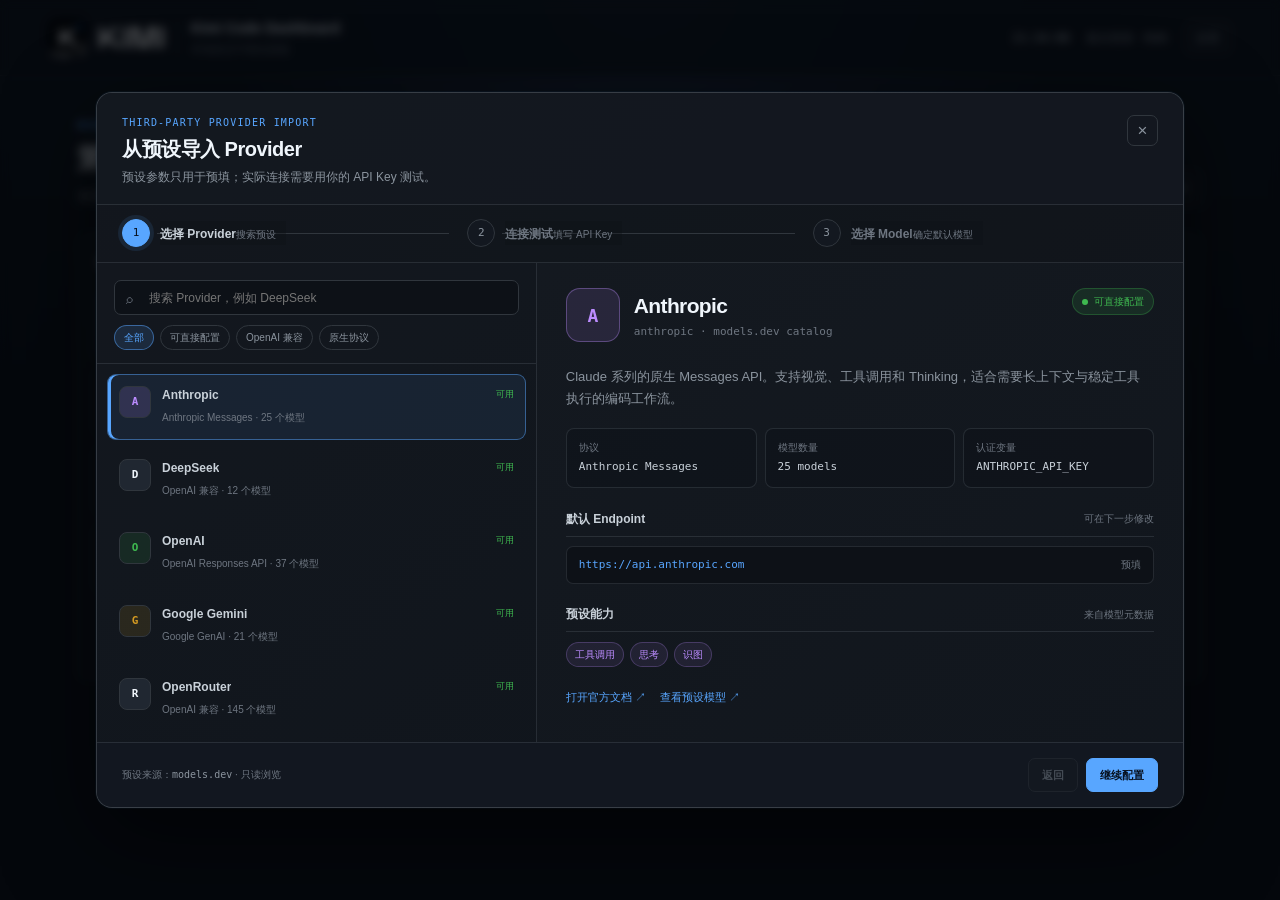
<file: docs/provider-import-wizard.html>
<!DOCTYPE html>
<html lang="zh-CN">
<head>
    <meta charset="UTF-8">
    <meta name="viewport" content="width=device-width, initial-scale=1.0">
    <title>Provider 导入向导 · Kimi Code Dashboard 概念图</title>
    <style>
        :root {
            --bg: #0d1117;
            --bg-deep: #090c11;
            --surface: #161b22;
            --surface-2: #131820;
            --surface-3: #1c2128;
            --border: #30363d;
            --border-soft: rgba(139, 148, 158, 0.18);
            --text: #c9d1d9;
            --text-strong: #f0f6fc;
            --muted: #8b949e;
            --faint: #6e7681;
            --accent: #58a6ff;
            --accent-soft: rgba(88,166,255,0.14);
            --purple: #bc8cff;
            --success: #3fb950;
            --success-soft: rgba(63,185,80,0.13);
            --warning: #d29922;
            --warning-soft: rgba(210,153,34,0.13);
            --danger: #f85149;
            --sans: -apple-system, BlinkMacSystemFont, "Segoe UI Variable", "Segoe UI", Roboto, "PingFang SC", "Microsoft YaHei UI", "Microsoft YaHei", sans-serif;
            --mono: "SF Mono", "Cascadia Code", "JetBrains Mono", Consolas, monospace;
        }

        * { box-sizing: border-box; }
        html, body { min-height: 100%; }
        body {
            margin: 0;
            color: var(--text);
            background: var(--bg);
            font-family: var(--sans);
            line-height: 1.5;
            -webkit-font-smoothing: antialiased;
        }
        button, input, select { font: inherit; }
        button { color: inherit; }

        .dashboard-shell {
            min-height: 100vh;
            background:
                radial-gradient(ellipse at 50% -12%, rgba(42, 70, 113, 0.48) 0%, rgba(13,17,23,0) 46%),
                linear-gradient(180deg, #111820 0%, var(--bg) 42%);
        }
        .topbar {
            height: 76px;
            padding: 0 48px;
            border-bottom: 1px solid rgba(139,148,158,0.14);
            background: rgba(16, 21, 28, 0.78);
            display: flex;
            align-items: center;
            justify-content: space-between;
        }
        .brand { display: flex; align-items: center; gap: 13px; }
        .brand img { width: 116px; height: auto; object-fit: contain; }
        .brand-copy { border-left: 1px solid var(--border); padding-left: 13px; }
        .brand-copy strong { display: block; color: var(--text-strong); font-size: 14px; letter-spacing: 0.01em; }
        .brand-copy span { display: block; margin-top: 2px; color: var(--faint); font-size: 11px; }
        .top-actions { display: flex; align-items: center; gap: 16px; color: var(--muted); font-size: 12px; }
        .fake-clock { color: var(--text); font-family: var(--mono); font-size: 12px; }
        .top-button { border: 1px solid var(--border); border-radius: 7px; background: var(--surface); padding: 7px 11px; color: var(--muted); }

        .dashboard-content { max-width: 1190px; margin: 0 auto; padding: 42px 32px 80px; }
        .page-heading { display: flex; align-items: flex-end; justify-content: space-between; margin-bottom: 25px; }
        .eyebrow { color: var(--accent); text-transform: uppercase; letter-spacing: 0.14em; font-size: 10px; font-weight: 700; }
        .page-heading h1 { margin: 5px 0 0; color: var(--text-strong); font-size: 28px; letter-spacing: -0.03em; }
        .page-heading p { margin: 7px 0 0; color: var(--muted); font-size: 13px; }
        .background-action { border: 1px solid var(--border); border-radius: 7px; padding: 9px 13px; background: var(--surface); color: var(--muted); font-size: 12px; }

        .config-grid { display: grid; grid-template-columns: minmax(0, 0.92fr) minmax(0, 1.08fr); gap: 18px; }
        .background-card { min-height: 450px; padding: 19px; border: 1px solid var(--border-soft); border-radius: 12px; background: rgba(22,27,34,0.72); box-shadow: 0 16px 42px rgba(0,0,0,0.16); }
        .background-card h2 { display: flex; align-items: center; justify-content: space-between; margin: 0 0 17px; color: var(--text-strong); font-size: 14px; }
        .count { color: var(--faint); font-family: var(--mono); font-size: 11px; font-weight: 400; }
        .provider-background-row, .model-background-row { border: 1px solid var(--border-soft); border-radius: 9px; background: rgba(28,33,40,0.66); padding: 13px; margin-bottom: 9px; }
        .provider-background-row.active { border-color: rgba(88,166,255,0.45); background: rgba(88,166,255,0.06); }
        .row-top { display: flex; align-items: center; justify-content: space-between; gap: 10px; }
        .row-name { color: var(--text); font-weight: 650; font-size: 13px; }
        .row-meta { margin-top: 5px; color: var(--faint); font-family: var(--mono); font-size: 10px; word-break: break-all; }
        .mini-badge { display: inline-flex; align-items: center; border: 1px solid var(--border); border-radius: 999px; padding: 2px 7px; color: var(--muted); font-size: 10px; }
        .mini-badge.blue { border-color: rgba(88,166,255,0.35); background: var(--accent-soft); color: var(--accent); }
        .mini-badge.green { border-color: rgba(63,185,80,0.32); background: var(--success-soft); color: var(--success); }
        .skeleton-line { height: 9px; margin: 15px 0 10px; border-radius: 6px; background: #202731; }
        .skeleton-line.short { width: 52%; }

        .scrim { position: fixed; inset: 0; z-index: 10; background: rgba(2, 5, 9, 0.71); backdrop-filter: blur(5px); }
        .modal-wrap { position: fixed; inset: 0; z-index: 11; display: flex; align-items: center; justify-content: center; padding: 26px; overflow: auto; }
        .wizard-modal {
            width: min(1088px, calc(100vw - 52px));
            height: min(716px, calc(100vh - 52px));
            min-height: 600px;
            display: flex;
            flex-direction: column;
            overflow: hidden;
            border: 1px solid rgba(139,148,158,0.3);
            border-radius: 16px;
            background: linear-gradient(145deg, rgba(22,27,34,0.985), rgba(17,22,29,0.99));
            box-shadow: 0 30px 90px rgba(0,0,0,0.58), 0 0 0 1px rgba(88,166,255,0.05);
        }
        .modal-header { display: flex; align-items: flex-start; justify-content: space-between; gap: 20px; padding: 22px 25px 18px; border-bottom: 1px solid var(--border-soft); background: rgba(19,24,32,0.9); }
        .modal-kicker { color: var(--accent); font-family: var(--mono); text-transform: uppercase; letter-spacing: 0.12em; font-size: 10px; }
        .modal-title { margin: 4px 0 0; color: var(--text-strong); font-size: 20px; letter-spacing: -0.025em; }
        .modal-subtitle { margin: 4px 0 0; color: var(--muted); font-size: 12px; }
        .close-button { flex: 0 0 auto; width: 31px; height: 31px; border: 1px solid var(--border); border-radius: 7px; background: transparent; color: var(--muted); cursor: pointer; font-size: 17px; line-height: 1; }
        .close-button:hover { border-color: var(--accent); color: var(--text-strong); }

        .stepper { display: grid; grid-template-columns: repeat(3, 1fr); gap: 0; padding: 14px 25px 15px; border-bottom: 1px solid var(--border-soft); background: rgba(13,17,23,0.34); }
        .step { position: relative; display: flex; align-items: center; gap: 10px; color: var(--faint); cursor: pointer; }
        .step:not(:last-child)::after { content: ''; position: absolute; top: 14px; left: 35px; right: 18px; height: 1px; background: var(--border); }
        .step-number { position: relative; z-index: 1; display: grid; place-items: center; width: 28px; height: 28px; border: 1px solid var(--border); border-radius: 50%; background: var(--surface-2); color: var(--muted); font-family: var(--mono); font-size: 11px; }
        .step-copy { position: relative; z-index: 1; background: rgba(13,17,23,0.34); padding-right: 10px; }
        .step-label { color: inherit; font-size: 12px; font-weight: 650; }
        .step-detail { margin-top: 1px; color: var(--faint); font-size: 10px; }
        .step.active, .step.done { color: var(--text); }
        .step.active .step-number { border-color: var(--accent); background: var(--accent); color: #07111f; box-shadow: 0 0 0 4px rgba(88,166,255,0.11); }
        .step.done .step-number { border-color: var(--success); background: var(--success-soft); color: var(--success); }
        .step.done:not(:last-child)::after { background: rgba(63,185,80,0.42); }

        .wizard-body { display: none; flex: 1; min-height: 0; overflow: hidden; }
        .wizard-body.active { display: flex; }
        .picker-layout { display: grid; grid-template-columns: 40.5% 59.5%; width: 100%; min-height: 0; }
        .picker-list-pane { display: flex; min-width: 0; flex-direction: column; border-right: 1px solid var(--border-soft); background: rgba(13,17,23,0.26); }
        .pane-toolbar { padding: 17px 17px 12px; border-bottom: 1px solid var(--border-soft); }
        .search-box { position: relative; }
        .search-box input { width: 100%; height: 35px; padding: 0 12px 0 34px; border: 1px solid var(--border); border-radius: 7px; outline: none; background: var(--bg); color: var(--text); font-size: 12px; }
        .search-box input:focus { border-color: var(--accent); box-shadow: 0 0 0 3px var(--accent-soft); }
        .search-icon { position: absolute; left: 12px; top: 9px; color: var(--faint); font-size: 13px; }
        .filters { display: flex; gap: 6px; margin-top: 10px; overflow-x: auto; padding-bottom: 1px; }
        .filter { flex: 0 0 auto; border: 1px solid var(--border); border-radius: 999px; padding: 4px 9px; background: transparent; color: var(--muted); cursor: pointer; font-size: 10px; }
        .filter.active, .filter:hover { border-color: rgba(88,166,255,0.5); background: var(--accent-soft); color: var(--accent); }
        .provider-list { min-height: 0; flex: 1; overflow: auto; padding: 10px; }
        .provider-card { display: flex; align-items: flex-start; gap: 11px; width: 100%; margin-bottom: 7px; padding: 11px; border: 1px solid transparent; border-radius: 9px; background: transparent; text-align: left; cursor: pointer; }
        .provider-card:hover { border-color: var(--border); background: rgba(28,33,40,0.72); }
        .provider-card.selected { border-color: rgba(88,166,255,0.48); background: rgba(88,166,255,0.09); box-shadow: inset 3px 0 0 var(--accent); }
        .provider-mark { display: grid; place-items: center; flex: 0 0 auto; width: 32px; height: 32px; border: 1px solid var(--border); border-radius: 8px; background: #202731; color: var(--text-strong); font-family: var(--mono); font-size: 11px; font-weight: 700; }
        .provider-mark.purple { background: rgba(188,140,255,0.15); color: var(--purple); }
        .provider-mark.green { background: rgba(63,185,80,0.12); color: var(--success); }
        .provider-mark.orange { background: rgba(210,153,34,0.13); color: var(--warning); }
        .provider-info { min-width: 0; flex: 1; }
        .provider-name-line { display: flex; align-items: center; justify-content: space-between; gap: 8px; }
        .provider-name { overflow: hidden; color: var(--text); font-size: 12px; font-weight: 650; text-overflow: ellipsis; white-space: nowrap; }
        .provider-status { flex: 0 0 auto; color: var(--success); font-family: var(--mono); font-size: 9px; }
        .provider-meta { margin-top: 3px; color: var(--faint); font-size: 10px; }
        .provider-list-footer { padding: 10px 15px; border-top: 1px solid var(--border-soft); color: var(--faint); font-family: var(--mono); font-size: 10px; }

        .provider-detail-pane { min-width: 0; overflow: auto; padding: 25px 29px; }
        .detail-top { display: flex; align-items: flex-start; justify-content: space-between; gap: 18px; }
        .detail-identity { display: flex; align-items: center; gap: 14px; }
        .detail-mark { display: grid; place-items: center; width: 54px; height: 54px; border: 1px solid rgba(188,140,255,0.35); border-radius: 14px; background: rgba(188,140,255,0.12); color: var(--purple); font-family: var(--mono); font-size: 18px; font-weight: 700; }
        .detail-name { margin: 0; color: var(--text-strong); font-size: 21px; letter-spacing: -0.03em; }
        .detail-id { margin-top: 3px; color: var(--faint); font-family: var(--mono); font-size: 11px; }
        .detail-availability { display: inline-flex; align-items: center; gap: 6px; border: 1px solid rgba(63,185,80,0.28); border-radius: 999px; padding: 5px 9px; background: var(--success-soft); color: var(--success); font-size: 10px; white-space: nowrap; }
        .status-dot { display: inline-block; width: 6px; height: 6px; border-radius: 50%; background: currentColor; }
        .detail-description { max-width: 580px; margin: 24px 0 18px; color: var(--muted); font-size: 13px; line-height: 1.7; }
        .detail-facts { display: grid; grid-template-columns: repeat(3, 1fr); gap: 8px; margin-bottom: 22px; }
        .fact { padding: 11px 12px; border: 1px solid var(--border-soft); border-radius: 8px; background: rgba(13,17,23,0.44); }
        .fact-label { color: var(--faint); font-size: 10px; }
        .fact-value { margin-top: 4px; color: var(--text); font-family: var(--mono); font-size: 11px; }
        .detail-section { margin-top: 21px; }
        .detail-section-title { display: flex; align-items: center; justify-content: space-between; padding-bottom: 8px; border-bottom: 1px solid var(--border-soft); color: var(--text); font-size: 12px; font-weight: 650; }
        .detail-section-title span { color: var(--faint); font-size: 10px; font-weight: 400; }
        .endpoint { display: flex; align-items: center; justify-content: space-between; gap: 12px; margin-top: 9px; padding: 10px 12px; border: 1px solid var(--border-soft); border-radius: 7px; background: var(--bg); }
        .endpoint code { overflow: hidden; color: var(--accent); font-family: var(--mono); font-size: 11px; text-overflow: ellipsis; white-space: nowrap; }
        .copy-label { color: var(--faint); font-size: 10px; }
        .capability-list { display: flex; flex-wrap: wrap; gap: 6px; margin-top: 10px; }
        .capability { border: 1px solid rgba(188,140,255,0.24); border-radius: 999px; padding: 4px 8px; background: rgba(188,140,255,0.09); color: var(--purple); font-size: 10px; }
        .detail-links { display: flex; gap: 14px; margin-top: 22px; }
        .text-link { color: var(--accent); font-size: 11px; text-decoration: none; }
        .text-link:hover { text-decoration: underline; }

        .connection-layout { display: grid; grid-template-columns: minmax(0, 1.17fr) minmax(280px, 0.83fr); gap: 0; width: 100%; min-height: 0; }
        .connection-form-pane { overflow: auto; padding: 26px 31px; border-right: 1px solid var(--border-soft); }
        .selected-provider-strip { display: flex; align-items: center; gap: 10px; margin-bottom: 23px; padding-bottom: 17px; border-bottom: 1px solid var(--border-soft); }
        .selected-provider-strip .provider-mark { width: 29px; height: 29px; border-radius: 7px; }
        .strip-copy strong { display: block; color: var(--text); font-size: 12px; }
        .strip-copy span { color: var(--faint); font-family: var(--mono); font-size: 10px; }
        .form-heading { margin: 0; color: var(--text-strong); font-size: 17px; letter-spacing: -0.02em; }
        .form-note { margin: 5px 0 22px; color: var(--muted); font-size: 12px; }
        .field { margin-bottom: 16px; }
        .field label { display: flex; align-items: center; justify-content: space-between; margin-bottom: 6px; color: var(--text); font-size: 11px; font-weight: 650; }
        .field label span { color: var(--faint); font-size: 10px; font-weight: 400; }
        .field input, .field select { width: 100%; height: 38px; padding: 0 11px; border: 1px solid var(--border); border-radius: 7px; outline: none; background: var(--bg); color: var(--text); font-size: 12px; }
        .field input:focus, .field select:focus { border-color: var(--accent); box-shadow: 0 0 0 3px var(--accent-soft); }
        .field input.mono { font-family: var(--mono); font-size: 11px; }
        .field input.key { letter-spacing: 0.16em; }
        .advanced-row { display: flex; align-items: center; justify-content: space-between; padding: 11px 0; border-top: 1px solid var(--border-soft); border-bottom: 1px solid var(--border-soft); color: var(--muted); font-size: 11px; }
        .chevron { color: var(--faint); font-size: 14px; }
        .connection-status-pane { padding: 26px 25px; background: rgba(13,17,23,0.31); }
        .status-heading { color: var(--text); font-size: 12px; font-weight: 650; }
        .connection-card { margin-top: 15px; padding: 16px; border: 1px solid var(--border-soft); border-radius: 10px; background: rgba(22,27,34,0.78); }
        .connection-state { display: flex; align-items: center; gap: 8px; color: var(--warning); font-size: 12px; font-weight: 650; }
        .connection-state.success { color: var(--success); }
        .connection-state .state-icon { display: grid; place-items: center; width: 24px; height: 24px; border-radius: 50%; background: var(--warning-soft); font-size: 12px; }
        .connection-state.success .state-icon { background: var(--success-soft); }
        .connection-explain { margin: 12px 0 0; color: var(--muted); font-size: 11px; line-height: 1.65; }
        .test-result { display: none; margin-top: 15px; padding-top: 14px; border-top: 1px solid var(--border-soft); }
        .test-result.show { display: block; }
        .test-result-row { display: flex; align-items: center; justify-content: space-between; margin-top: 7px; color: var(--muted); font-size: 10px; }
        .test-result-row strong { color: var(--text); font-family: var(--mono); font-size: 10px; font-weight: 500; }
        .connection-tip { margin-top: 16px; padding: 12px; border-left: 2px solid var(--accent); background: rgba(88,166,255,0.06); color: var(--muted); font-size: 10px; line-height: 1.6; }

        .model-layout { display: grid; grid-template-columns: minmax(0, 1fr); width: 100%; min-height: 0; }
        .model-pane { display: flex; flex-direction: column; min-height: 0; width: 100%; padding: 22px 26px; }
        .model-topline { display: flex; align-items: flex-start; justify-content: space-between; gap: 18px; margin-bottom: 14px; }
        .model-topline h2 { margin: 0; color: var(--text-strong); font-size: 17px; letter-spacing: -0.02em; }
        .model-topline p { margin: 4px 0 0; color: var(--muted); font-size: 11px; }
        .model-count { color: var(--accent); font-family: var(--mono); font-size: 11px; white-space: nowrap; }
        .model-toolbar { display: flex; align-items: center; gap: 8px; padding-bottom: 14px; border-bottom: 1px solid var(--border-soft); }
        .model-toolbar .search-box { flex: 1; }
        .model-select { height: 35px; padding: 0 9px; border: 1px solid var(--border); border-radius: 7px; outline: none; background: var(--bg); color: var(--muted); font-size: 10px; }
        .model-list { min-height: 0; flex: 1; overflow: auto; padding: 11px 0; }
        .model-row { display: grid; grid-template-columns: 23px minmax(0, 1fr) auto; gap: 11px; align-items: center; padding: 12px 10px; border: 1px solid transparent; border-radius: 8px; }
        .model-row:hover { border-color: var(--border-soft); background: rgba(28,33,40,0.5); }
        .model-row.checked { border-color: rgba(88,166,255,0.27); background: rgba(88,166,255,0.06); }
        .model-check { width: 15px; height: 15px; accent-color: var(--accent); }
        .model-name { overflow: hidden; color: var(--text); font-family: var(--mono); font-size: 11px; font-weight: 600; text-overflow: ellipsis; white-space: nowrap; }
        .model-facts { display: flex; flex-wrap: wrap; gap: 6px; margin-top: 5px; color: var(--faint); font-size: 10px; }
        .model-fact { color: var(--muted); }
        .model-fact b { color: var(--text); font-family: var(--mono); font-weight: 500; }
        .model-caps { display: flex; flex-wrap: wrap; justify-content: flex-end; gap: 4px; max-width: 220px; }
        .model-cap { border: 1px solid var(--border); border-radius: 999px; padding: 3px 6px; color: var(--muted); font-size: 9px; }
        .model-cap.primary { border-color: rgba(88,166,255,0.31); background: var(--accent-soft); color: var(--accent); }
        .model-cap.thinking { border-color: rgba(188,140,255,0.3); background: rgba(188,140,255,0.08); color: var(--purple); }
        .model-cap.status-beta { border-color: rgba(210,153,34,0.3); background: var(--warning-soft); color: var(--warning); }
        .model-footer-note { padding-top: 10px; border-top: 1px solid var(--border-soft); color: var(--faint); font-family: var(--mono); font-size: 10px; }

        .modal-footer { display: flex; align-items: center; justify-content: space-between; gap: 20px; padding: 15px 25px; border-top: 1px solid var(--border-soft); background: rgba(19,24,32,0.94); }
        .footer-hint { color: var(--faint); font-size: 10px; }
        .footer-hint strong { color: var(--muted); font-family: var(--mono); font-weight: 500; }
        .footer-actions { display: flex; gap: 8px; }
        .button { border: 1px solid var(--border); border-radius: 7px; padding: 8px 13px; background: var(--surface); color: var(--muted); cursor: pointer; font-size: 11px; font-weight: 600; }
        .button:hover { border-color: var(--accent); color: var(--text-strong); }
        .button.primary { border-color: var(--accent); background: var(--accent); color: #07111f; }
        .button.primary:hover { background: #79b8ff; }
        .button.success { border-color: rgba(63,185,80,0.5); background: var(--success); color: #08130b; }
        .button:disabled { cursor: not-allowed; opacity: 0.42; }
        .hidden { display: none !important; }

        .toast { position: fixed; left: 50%; bottom: 30px; z-index: 20; transform: translateX(-50%); display: none; padding: 10px 15px; border: 1px solid rgba(63,185,80,0.4); border-radius: 8px; background: #17231b; box-shadow: 0 12px 28px rgba(0,0,0,0.35); color: var(--success); font-size: 12px; }
        .toast.show { display: block; animation: toast-in .2s ease-out; }
        @keyframes toast-in { from { opacity: 0; transform: translate(-50%, 8px); } to { opacity: 1; transform: translate(-50%, 0); } }

        @media (max-width: 820px) {
            .topbar { padding: 0 20px; }
            .dashboard-content { padding: 30px 18px 60px; }
            .wizard-modal { width: calc(100vw - 24px); height: calc(100vh - 24px); min-height: 0; }
            .picker-layout, .connection-layout { display: block; overflow: auto; }
            .picker-list-pane { min-height: 280px; border-right: 0; border-bottom: 1px solid var(--border-soft); }
            .provider-list { max-height: 245px; }
            .provider-detail-pane, .connection-form-pane, .connection-status-pane { padding: 20px; }
            .connection-form-pane { border-right: 0; border-bottom: 1px solid var(--border-soft); }
            .model-caps { max-width: 150px; }
            .step-detail { display: none; }
        }
        @media (max-width: 560px) {
            .brand-copy, .top-actions .fake-clock { display: none; }
            .modal-header, .stepper, .modal-footer { padding-left: 16px; padding-right: 16px; }
            .step { gap: 6px; }
            .step:not(:last-child)::after { left: 28px; right: 8px; }
            .step-label { font-size: 10px; }
            .detail-facts { grid-template-columns: 1fr; }
            .model-toolbar { flex-wrap: wrap; }
            .model-toolbar .search-box { flex-basis: 100%; }
            .model-row { grid-template-columns: 22px minmax(0, 1fr); }
            .model-caps { grid-column: 2; justify-content: flex-start; max-width: none; }
            .footer-hint { display: none; }
        }
    </style>
</head>
<body>
    <div class="dashboard-shell">
        <header class="topbar">
            <div class="brand">
                <img src="../static/kimi-logo.png" alt="Kimi">
                <div class="brand-copy">
                    <strong>Kimi Code Dashboard</strong>
                    <span>本地状态可视化面板</span>
                </div>
            </div>
            <div class="top-actions">
                <span class="fake-clock">21:34:08</span>
                <span>最后更新 · 刚刚</span>
                <button class="top-button">设置</button>
            </div>
        </header>

        <main class="dashboard-content">
            <div class="page-heading">
                <div>
                    <div class="eyebrow">Model Configuration</div>
                    <h1>第三方模型配置</h1>
                    <p>管理实际写入 Kimi Code `config.toml` 的 Providers 与 Models。</p>
                </div>
                <button class="background-action">＋ 手动添加 Provider</button>
            </div>
            <div class="config-grid">
                <section class="background-card">
                    <h2>已配置 Providers <span class="count">4 providers</span></h2>
                    <div class="provider-background-row active">
                        <div class="row-top"><span class="row-name">deepseek</span><span class="mini-badge blue">OpenAI 兼容</span></div>
                        <div class="row-meta">https://api.deepseek.com/v1</div>
                    </div>
                    <div class="provider-background-row">
                        <div class="row-top"><span class="row-name">anthropic</span><span class="mini-badge green">Anthropic</span></div>
                        <div class="row-meta">https://api.anthropic.com</div>
                    </div>
                    <div class="provider-background-row">
                        <div class="row-top"><span class="row-name">kimi</span><span class="mini-badge green">内置</span></div>
                        <div class="row-meta">托管服务 · 由 /login 管理</div>
                    </div>
                    <div class="provider-background-row">
                        <div class="row-top"><span class="row-name">opencode</span><span class="mini-badge">OpenAI 兼容</span></div>
                        <div class="row-meta">https://opencode.ai/zen/go/v1</div>
                    </div>
                </section>
                <section class="background-card">
                    <h2>已启用 Models <span class="count">7 models</span></h2>
                    <div class="model-background-row"><div class="row-top"><span class="row-name">deepseek-reasoner</span><span class="mini-badge blue">默认</span></div><div class="row-meta">ctx=128K · thinking · tool use</div></div>
                    <div class="model-background-row"><div class="row-top"><span class="row-name">deepseek-chat</span><span class="mini-badge">chat</span></div><div class="row-meta">ctx=128K · tool use</div></div>
                    <div class="model-background-row"><div class="row-top"><span class="row-name">claude-sonnet-4-6</span><span class="mini-badge">vision</span></div><div class="row-meta">ctx=200K · image input · tool use</div></div>
                    <div class="skeleton-line"></div><div class="skeleton-line short"></div>
                </section>
            </div>
        </main>
    </div>

    <div class="scrim"></div>
    <div class="modal-wrap">
        <section class="wizard-modal" aria-label="Provider 导入向导">
            <header class="modal-header">
                <div>
                    <div class="modal-kicker">Third-party provider import</div>
                    <h2 class="modal-title">从预设导入 Provider</h2>
                    <p class="modal-subtitle">预设参数只用于预填；实际连接需要用你的 API Key 测试。</p>
                </div>
                <button class="close-button" id="closeWizard" aria-label="关闭">×</button>
            </header>

            <nav class="stepper" aria-label="导入步骤">
                <div class="step active" data-step="1"><span class="step-number">1</span><span class="step-copy"><span class="step-label">选择 Provider</span><span class="step-detail">搜索预设</span></span></div>
                <div class="step" data-step="2"><span class="step-number">2</span><span class="step-copy"><span class="step-label">连接测试</span><span class="step-detail">填写 API Key</span></span></div>
                <div class="step" data-step="3"><span class="step-number">3</span><span class="step-copy"><span class="step-label">选择 Model</span><span class="step-detail">确定默认模型</span></span></div>
            </nav>

            <div class="wizard-body active" data-body="1">
                <div class="picker-layout">
                    <aside class="picker-list-pane">
                        <div class="pane-toolbar">
                            <div class="search-box"><span class="search-icon">⌕</span><input id="providerSearch" type="search" placeholder="搜索 Provider，例如 DeepSeek"></div>
                            <div class="filters" id="providerFilters">
                                <button class="filter active" data-filter="all">全部</button>
                                <button class="filter" data-filter="direct">可直接配置</button>
                                <button class="filter" data-filter="openai">OpenAI 兼容</button>
                                <button class="filter" data-filter="native">原生协议</button>
                            </div>
                        </div>
                        <div class="provider-list" id="providerList"></div>
                        <div class="provider-list-footer"><span id="providerShown">显示 6 / 86</span> · 滚动查看更多</div>
                    </aside>
                    <article class="provider-detail-pane" id="providerDetail"></article>
                </div>
            </div>

            <div class="wizard-body" data-body="2">
                <div class="connection-layout">
                    <div class="connection-form-pane">
                        <div class="selected-provider-strip"><span class="provider-mark purple" id="connectionMark">A</span><div class="strip-copy"><strong id="connectionProviderName">Anthropic</strong><span id="connectionProviderType">anthropic/messages</span></div></div>
                        <h3 class="form-heading">配置连接</h3>
                        <p class="form-note">使用你的凭证连接实际 API，不会把 Key 发给预设服务。</p>
                        <div class="field"><label for="apiKey">API Key <span>仅保存在本地 config.toml</span></label><input id="apiKey" class="key" type="password" value="sk-ant-••••••••••••••••" autocomplete="off"></div>
                        <div class="field"><label for="baseUrl">Base URL <span>可替换为代理或企业网关</span></label><input id="baseUrl" class="mono" type="text" value="https://api.anthropic.com"></div>
                        <div class="field"><label for="protocol">协议</label><select id="protocol"><option>Anthropic Messages</option><option>OpenAI Chat Completions</option><option>OpenAI Responses API</option><option>Google GenAI</option></select></div>
                        <div class="advanced-row"><span>高级设置 · 自定义 Headers / 环境变量</span><span class="chevron">›</span></div>
                    </div>
                    <aside class="connection-status-pane">
                        <div class="status-heading">连接状态</div>
                        <div class="connection-card">
                            <div class="connection-state" id="connectionState"><span class="state-icon">!</span><span id="connectionStateText">尚未测试连接</span></div>
                            <p class="connection-explain" id="connectionExplain">点击下方按钮后，Dashboard 会请求 provider 的模型列表，验证凭证和 Base URL 是否可用。</p>
                            <div class="test-result" id="testResult">
                                <div class="test-result-row"><span>Endpoint</span><strong id="testEndpoint">/models</strong></div>
                                <div class="test-result-row"><span>发现模型</span><strong id="testModelCount">—</strong></div>
                                <div class="test-result-row"><span>耗时</span><strong>428 ms</strong></div>
                            </div>
                        </div>
                        <div class="connection-tip">预设信息 ≠ 实际可用性。测试成功后才能进入模型选择；测试只在内存中使用 Key，不会触发批量导入。</div>
                        <button class="button primary" id="testConnection" style="margin-top:18px;width:100%;">测试连接</button>
                    </aside>
                </div>
            </div>

            <div class="wizard-body" data-body="3">
                <div class="model-layout">
                    <div class="model-pane">
                        <div class="model-topline"><div><h2>选择要启用的 Model</h2><p>只会写入勾选的模型，预设中其他模型不会进入 config.toml。</p></div><div class="model-count" id="modelCount">已选 2 个</div></div>
                        <div class="model-toolbar"><div class="search-box"><span class="search-icon">⌕</span><input id="modelSearch" type="search" placeholder="搜索模型名称"></div><button class="filter active" data-model-filter="all">全部</button><button class="filter" data-model-filter="thinking">思考</button><button class="filter" data-model-filter="tools">工具</button></div>
                        <div class="model-list" id="modelList"></div>
                        <div class="model-footer-note">默认模型会写入 <strong style="color:var(--muted);font-weight:500;">default_model</strong>；后续仍可在已配置列表中调整。</div>
                    </div>
                </div>
            </div>

            <footer class="modal-footer">
                <div class="footer-hint" id="footerHint">预设来源：<strong>models.dev</strong> · 只读浏览</div>
                <div class="footer-actions"><button class="button" id="backButton">返回</button><button class="button primary" id="nextButton">继续配置</button><button class="button success hidden" id="importButton">导入 Provider</button></div>
            </footer>
        </section>
    </div>
    <div class="toast" id="toast">Provider 导入成功，已添加 2 个 Model</div>

    <script>
        (function () {
            var providers = [
                { id: 'anthropic', name: 'Anthropic', mark: 'A', tone: 'purple', type: 'Anthropic Messages', typeShort: 'anthropic/messages', compatibility: 'direct', models: 25, endpoint: 'https://api.anthropic.com', env: 'ANTHROPIC_API_KEY', docs: 'docs.anthropic.com', description: 'Claude 系列的原生 Messages API。支持视觉、工具调用和 Thinking，适合需要长上下文与稳定工具执行的编码工作流。', capabilities: ['工具调用', '思考', '识图'], status: '可直接配置' },
                { id: 'deepseek', name: 'DeepSeek', mark: 'D', tone: 'blue', type: 'OpenAI 兼容', typeShort: 'openai/chat', compatibility: 'openai', models: 12, endpoint: 'https://api.deepseek.com/v1', env: 'DEEPSEEK_API_KEY', docs: 'platform.deepseek.com', description: '面向推理与代码场景的 OpenAI-compatible provider。默认地址可直接使用，也适合替换为中转或企业网关地址。', capabilities: ['工具调用', '思考'], status: '可直接配置' },
                { id: 'openai', name: 'OpenAI', mark: 'O', tone: 'green', type: 'OpenAI Responses API', typeShort: 'openai/responses', compatibility: 'direct', models: 37, endpoint: 'https://api.openai.com/v1', env: 'OPENAI_API_KEY', docs: 'platform.openai.com', description: 'OpenAI 官方 Responses API。预设提供模型能力与上下文信息，导入时可以选择 Responses 或 Chat Completions 协议。', capabilities: ['工具调用', '思考', '识图'], status: '可直接配置' },
                { id: 'google', name: 'Google Gemini', mark: 'G', tone: 'orange', type: 'Google GenAI', typeShort: 'google-genai', compatibility: 'direct', models: 21, endpoint: 'https://generativelanguage.googleapis.com', env: 'GOOGLE_API_KEY', docs: 'ai.google.dev', description: 'Gemini 原生接口，支持长上下文与多模态输入。Base URL 使用主机根地址，由 SDK 追加 API 路径。', capabilities: ['工具调用', '思考', '识图', '视频'], status: '可直接配置' },
                { id: 'openrouter', name: 'OpenRouter', mark: 'R', tone: 'blue', type: 'OpenAI 兼容', typeShort: 'openai/chat', compatibility: 'openai', models: 145, endpoint: 'https://openrouter.ai/api/v1', env: 'OPENROUTER_API_KEY', docs: 'openrouter.ai/docs', description: '聚合多家模型的 OpenAI-compatible 网关。预设模型数量较多，适合通过搜索和能力筛选按需导入。', capabilities: ['工具调用', '思考', '多供应商'], status: '可直接配置' },
                { id: 'vertex', name: 'Google Vertex AI', mark: 'V', tone: 'green', type: 'Vertex AI', typeShort: 'vertexai', compatibility: 'native', models: 18, endpoint: '区域化 endpoint', env: 'GOOGLE_APPLICATION_CREDENTIALS', docs: 'cloud.google.com/vertex-ai', description: 'Google Cloud Vertex AI。需要本机 ADC 和项目配置，适合团队或企业环境，当前向导会引导到手动设置。', capabilities: ['工具调用', '思考', '企业认证'], status: '需要额外认证' }
            ];
            var models = [
                { id: 'claude-sonnet-4-6', ctx: '200K', output: '64K', caps: ['工具调用', '识图', '思考'], cls: 'thinking', checked: true, defaultModel: true },
                { id: 'claude-opus-4-6', ctx: '200K', output: '128K', caps: ['工具调用', '识图', '思考'], cls: 'thinking', checked: true, defaultModel: false },
                { id: 'claude-haiku-4-5', ctx: '200K', output: '64K', caps: ['工具调用', '识图'], cls: 'primary', checked: false, defaultModel: false },
                { id: 'claude-3-7-sonnet', ctx: '200K', output: '64K', caps: ['工具调用', '识图', 'beta'], cls: 'primary', checked: false, defaultModel: false },
                { id: 'claude-3-5-haiku', ctx: '200K', output: '8K', caps: ['工具调用'], cls: 'primary', checked: false, defaultModel: false }
            ];
            var currentStep = 1;
            var selectedProvider = providers[0];
            var currentFilter = 'all';
            var modelFilter = 'all';
            var tested = false;

            function escapeHtml(value) {
                return String(value || '').replace(/&/g, '&amp;').replace(/</g, '&lt;').replace(/>/g, '&gt;').replace(/"/g, '&quot;');
            }
            function getSelectedModels() {
                return models.filter(function (model) { return model.checked; });
            }
            function renderProviders() {
                var query = (document.getElementById('providerSearch').value || '').toLowerCase().trim();
                var filtered = providers.filter(function (provider) {
                    var matchesQuery = !query || (provider.name + ' ' + provider.id + ' ' + provider.type).toLowerCase().indexOf(query) >= 0;
                    var matchesFilter = currentFilter === 'all' || provider.compatibility === currentFilter;
                    return matchesQuery && matchesFilter;
                });
                document.getElementById('providerList').innerHTML = filtered.map(function (provider) {
                    var selected = provider.id === selectedProvider.id ? ' selected' : '';
                    var status = provider.compatibility === 'native' ? '<span class="provider-status" style="color:var(--warning)">需认证</span>' : '<span class="provider-status">可用</span>';
                    return '<button class="provider-card' + selected + '" data-provider="' + escapeHtml(provider.id) + '">' +
                        '<span class="provider-mark ' + escapeHtml(provider.tone) + '">' + escapeHtml(provider.mark) + '</span>' +
                        '<span class="provider-info"><span class="provider-name-line"><span class="provider-name">' + escapeHtml(provider.name) + '</span>' + status + '</span><span class="provider-meta">' + escapeHtml(provider.type) + ' · ' + provider.models + ' 个模型</span></span></button>';
                }).join('') || '<div style="padding:24px 12px;color:var(--faint);font-size:11px;">没有匹配的 Provider</div>';
                document.getElementById('providerShown').textContent = '显示 ' + filtered.length + ' / 86';
                document.querySelectorAll('[data-provider]').forEach(function (button) {
                    button.addEventListener('click', function () {
                        selectedProvider = providers.find(function (item) { return item.id === button.getAttribute('data-provider'); }) || selectedProvider;
                        renderProviders();
                        renderProviderDetail();
                    });
                });
            }
            function renderProviderDetail() {
                var provider = selectedProvider;
                var caps = provider.capabilities.map(function (capability) { return '<span class="capability">' + escapeHtml(capability) + '</span>'; }).join('');
                document.getElementById('providerDetail').innerHTML =
                    '<div class="detail-top"><div class="detail-identity"><span class="detail-mark ' + escapeHtml(provider.tone) + '">' + escapeHtml(provider.mark) + '</span><div><h3 class="detail-name">' + escapeHtml(provider.name) + '</h3><div class="detail-id">' + escapeHtml(provider.id) + ' · models.dev catalog</div></div></div><span class="detail-availability"><span class="status-dot"></span>' + escapeHtml(provider.status) + '</span></div>' +
                    '<p class="detail-description">' + escapeHtml(provider.description) + '</p>' +
                    '<div class="detail-facts"><div class="fact"><div class="fact-label">协议</div><div class="fact-value">' + escapeHtml(provider.type) + '</div></div><div class="fact"><div class="fact-label">模型数量</div><div class="fact-value">' + provider.models + ' models</div></div><div class="fact"><div class="fact-label">认证变量</div><div class="fact-value">' + escapeHtml(provider.env) + '</div></div></div>' +
                    '<div class="detail-section"><div class="detail-section-title">默认 Endpoint <span>可在下一步修改</span></div><div class="endpoint"><code>' + escapeHtml(provider.endpoint) + '</code><span class="copy-label">预填</span></div></div>' +
                    '<div class="detail-section"><div class="detail-section-title">预设能力 <span>来自模型元数据</span></div><div class="capability-list">' + caps + '</div></div>' +
                    '<div class="detail-links"><a class="text-link" href="#">打开官方文档 ↗</a><a class="text-link" href="#">查看预设模型 ↗</a></div>';
            }
            function renderModels() {
                var query = (document.getElementById('modelSearch').value || '').toLowerCase().trim();
                var filtered = models.filter(function (model) {
                    var matchesQuery = !query || model.id.toLowerCase().indexOf(query) >= 0;
                    var matchesFilter = modelFilter === 'all' || (modelFilter === 'thinking' && model.caps.indexOf('思考') >= 0) || (modelFilter === 'tools' && model.caps.indexOf('工具调用') >= 0);
                    return matchesQuery && matchesFilter;
                });
                document.getElementById('modelList').innerHTML = filtered.map(function (model) {
                    var capHtml = model.caps.map(function (cap) { return '<span class="model-cap ' + (cap === '思考' ? 'thinking' : (cap === 'beta' ? 'status-beta' : 'primary')) + '">' + escapeHtml(cap) + '</span>'; }).join('');
                    return '<label class="model-row' + (model.checked ? ' checked' : '') + '"><input class="model-check" type="checkbox" data-model="' + escapeHtml(model.id) + '"' + (model.checked ? ' checked' : '') + '><span><span class="model-name">' + escapeHtml(model.id) + '</span><span class="model-facts"><span class="model-fact">上下文 <b>' + escapeHtml(model.ctx) + '</b></span><span class="model-fact">最大输出 <b>' + escapeHtml(model.output) + '</b></span></span></span><span class="model-caps">' + capHtml + (model.checked ? '<span class="model-cap" style="border-color:rgba(63,185,80,.3);color:var(--success)"><input type="radio" name="default-model" data-default="' + escapeHtml(model.id) + '"' + (model.defaultModel ? ' checked' : '') + ' style="accent-color:var(--success);vertical-align:-1px"> 默认</span>' : '') + '</span></label>';
                }).join('');
                document.getElementById('modelCount').textContent = '已选 ' + getSelectedModels().length + ' 个';
                document.querySelectorAll('[data-model]').forEach(function (checkbox) {
                    checkbox.addEventListener('change', function (event) {
                        var model = models.find(function (item) { return item.id === checkbox.getAttribute('data-model'); });
                        if (model) model.checked = checkbox.checked;
                        if (!getSelectedModels().length) { model.checked = true; checkbox.checked = true; }
                        renderModels();
                    });
                });
                document.querySelectorAll('[data-default]').forEach(function (radio) {
                    radio.addEventListener('change', function () { models.forEach(function (model) { model.defaultModel = model.id === radio.getAttribute('data-default'); }); });
                });
            }
            function updateStep(step) {
                currentStep = Math.max(1, Math.min(3, step));
                document.querySelectorAll('.step').forEach(function (el) { var n = Number(el.getAttribute('data-step')); el.classList.toggle('active', n === currentStep); el.classList.toggle('done', n < currentStep); });
                document.querySelectorAll('.wizard-body').forEach(function (el) { el.classList.toggle('active', Number(el.getAttribute('data-body')) === currentStep); });
                document.getElementById('backButton').disabled = currentStep === 1;
                document.getElementById('nextButton').classList.toggle('hidden', currentStep === 3);
                document.getElementById('importButton').classList.toggle('hidden', currentStep !== 3);
                document.getElementById('nextButton').textContent = currentStep === 2 ? (tested ? '选择 Model' : '先测试连接') : '继续配置';
                if (currentStep === 2) {
                    document.getElementById('connectionProviderName').textContent = selectedProvider.name;
                    document.getElementById('connectionProviderType').textContent = selectedProvider.typeShort;
                    document.getElementById('connectionMark').textContent = selectedProvider.mark;
                    document.getElementById('baseUrl').value = selectedProvider.endpoint;
                    document.getElementById('protocol').value = selectedProvider.type === 'Anthropic Messages' ? 'Anthropic Messages' : (selectedProvider.type.indexOf('Google') >= 0 ? 'Google GenAI' : 'OpenAI Chat Completions');
                }
                if (currentStep === 3) renderModels();
            }
            document.getElementById('providerSearch').addEventListener('input', renderProviders);
            document.querySelectorAll('#providerFilters .filter').forEach(function (button) { button.addEventListener('click', function () { currentFilter = button.getAttribute('data-filter'); document.querySelectorAll('#providerFilters .filter').forEach(function (item) { item.classList.toggle('active', item === button); }); renderProviders(); }); });
            document.getElementById('modelSearch').addEventListener('input', renderModels);
            document.querySelectorAll('[data-model-filter]').forEach(function (button) { button.addEventListener('click', function () { modelFilter = button.getAttribute('data-model-filter'); document.querySelectorAll('[data-model-filter]').forEach(function (item) { item.classList.toggle('active', item === button); }); renderModels(); }); });
            document.querySelectorAll('.step').forEach(function (button) { button.addEventListener('click', function () { var n = Number(button.getAttribute('data-step')); if (n <= currentStep || (n === 2 && selectedProvider)) updateStep(n); }); });
            document.getElementById('nextButton').addEventListener('click', function () { if (currentStep === 2 && !tested) { document.getElementById('testConnection').click(); return; } updateStep(currentStep + 1); });
            document.getElementById('backButton').addEventListener('click', function () { updateStep(currentStep - 1); });
            document.getElementById('testConnection').addEventListener('click', function () {
                var button = document.getElementById('testConnection');
                var state = document.getElementById('connectionState');
                button.disabled = true; button.textContent = '正在测试…';
                state.classList.remove('success'); document.getElementById('connectionStateText').textContent = '正在请求 /models';
                setTimeout(function () { tested = true; button.disabled = false; button.textContent = '重新测试'; state.classList.add('success'); state.querySelector('.state-icon').textContent = '✓'; document.getElementById('connectionStateText').textContent = '连接测试成功'; document.getElementById('connectionExplain').textContent = '凭证有效，已获得该 Provider 的模型预设，可以继续选择要写入配置的模型。'; document.getElementById('testResult').classList.add('show'); document.getElementById('testModelCount').textContent = selectedProvider.models + ' 个'; document.getElementById('nextButton').textContent = '选择 Model'; }, 650);
            });
            document.getElementById('importButton').addEventListener('click', function () { var toast = document.getElementById('toast'); toast.classList.add('show'); setTimeout(function () { toast.classList.remove('show'); }, 3000); });
            document.getElementById('closeWizard').addEventListener('click', function () { document.querySelector('.scrim').style.opacity = '0.35'; document.querySelector('.wizard-modal').style.transform = 'scale(0.985)'; });
            renderProviders(); renderProviderDetail(); renderModels(); updateStep(1);
        })();
    </script>
</body>
</html>
</file>
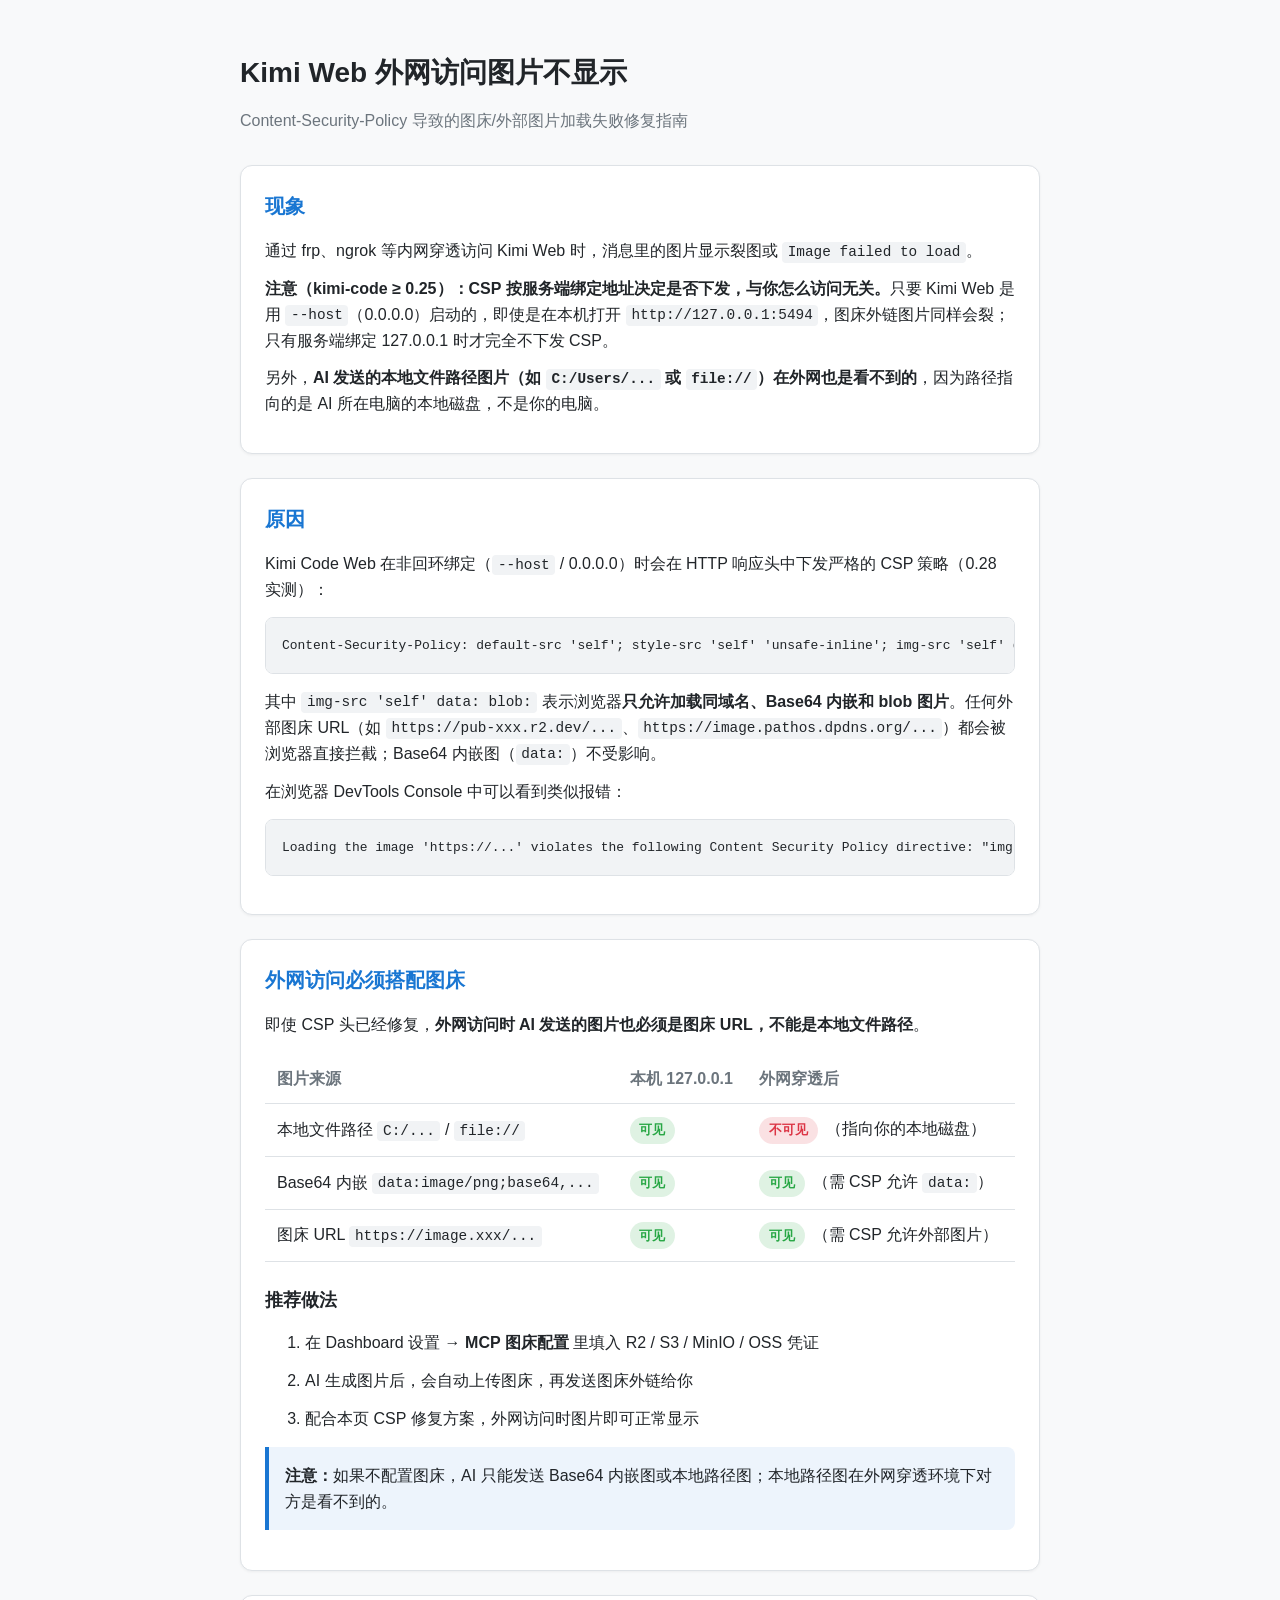
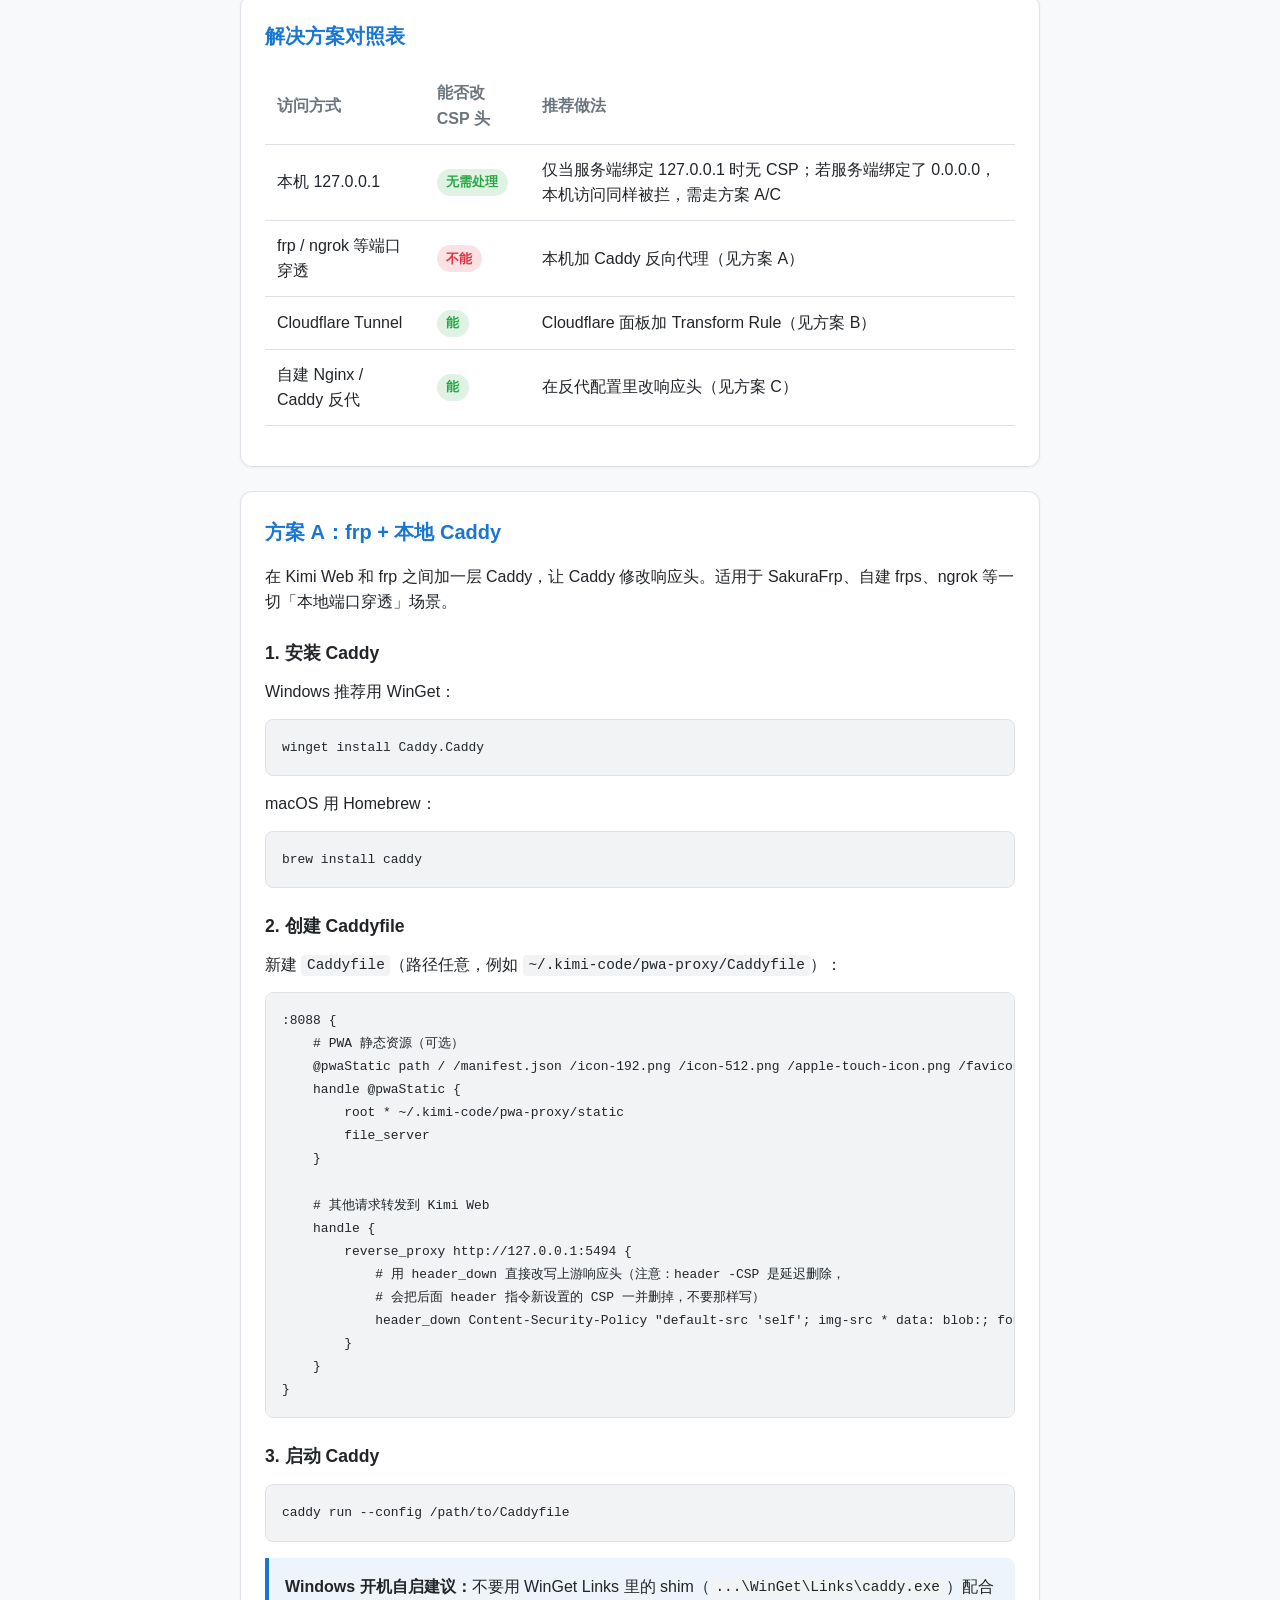
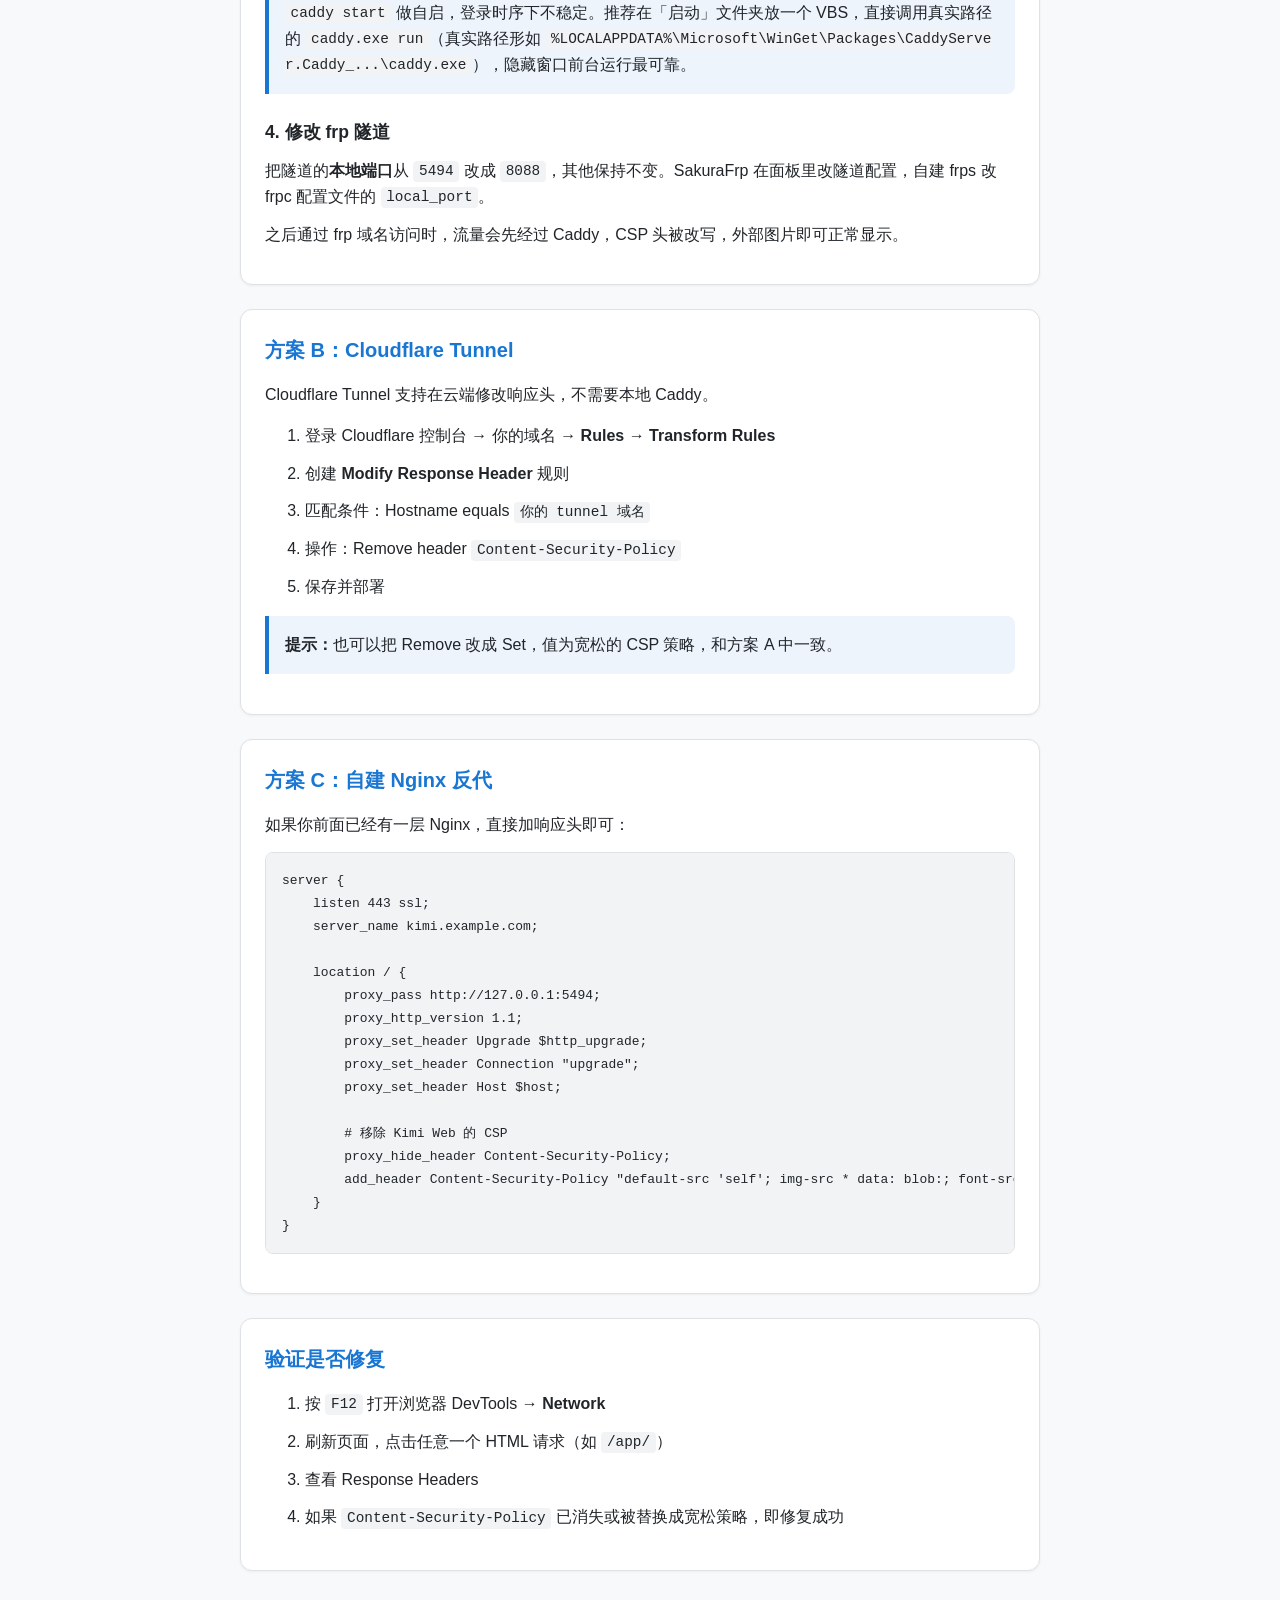
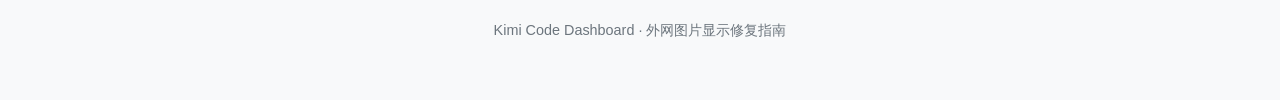
<file: static/help-csp-images.html>
<!DOCTYPE html>
<html lang="zh-CN">
<head>
    <meta charset="UTF-8">
    <meta name="viewport" content="width=device-width, initial-scale=1.0">
    <title>Kimi Web 外网访问图片不显示 - 修复指南</title>
    <style>
        :root {
            --bg: #f8f9fa;
            --card: #ffffff;
            --text: #212529;
            --muted: #6c757d;
            --primary: #1976d2;
            --code-bg: #f1f3f5;
            --border: #dee2e6;
            --danger: #dc3545;
            --success: #28a745;
        }
        @media (prefers-color-scheme: dark) {
            :root {
                --bg: #121212;
                --card: #1e1e1e;
                --text: #e9ecef;
                --muted: #adb5bd;
                --primary: #64b5f6;
                --code-bg: #2d2d2d;
                --border: #343a40;
                --danger: #f5c6cb;
                --success: #c3e6cb;
            }
        }
        body {
            margin: 0;
            padding: 2rem 1rem;
            font-family: -apple-system, BlinkMacSystemFont, "Segoe UI", Roboto, "Helvetica Neue", Arial, sans-serif;
            background: var(--bg);
            color: var(--text);
            line-height: 1.6;
        }
        .container {
            max-width: 800px;
            margin: 0 auto;
        }
        h1 {
            font-size: 1.75rem;
            margin-bottom: 0.5rem;
        }
        .subtitle {
            color: var(--muted);
            margin-bottom: 2rem;
        }
        .card {
            background: var(--card);
            border: 1px solid var(--border);
            border-radius: 12px;
            padding: 1.5rem;
            margin-bottom: 1.5rem;
            box-shadow: 0 1px 3px rgba(0,0,0,0.05);
        }
        h2 {
            font-size: 1.25rem;
            margin-top: 0;
            margin-bottom: 1rem;
            color: var(--primary);
        }
        h3 {
            font-size: 1.1rem;
            margin-top: 1.5rem;
            margin-bottom: 0.75rem;
        }
        p, li {
            margin: 0.75rem 0;
        }
        ul {
            padding-left: 1.5rem;
        }
        code {
            font-family: "SFMono-Regular", Consolas, "Liberation Mono", Menlo, monospace;
            background: var(--code-bg);
            padding: 0.15rem 0.35rem;
            border-radius: 4px;
            font-size: 0.9em;
            word-break: break-all;
        }
        pre {
            background: var(--code-bg);
            padding: 1rem;
            border-radius: 8px;
            overflow-x: auto;
            font-size: 0.9rem;
            border: 1px solid var(--border);
        }
        pre code {
            background: transparent;
            padding: 0;
        }
        .tag {
            display: inline-block;
            padding: 0.2rem 0.6rem;
            border-radius: 999px;
            font-size: 0.8rem;
            font-weight: 600;
            margin-right: 0.5rem;
        }
        .tag-success { background: rgba(40, 167, 69, 0.15); color: var(--success); }
        .tag-danger { background: rgba(220, 53, 69, 0.15); color: var(--danger); }
        .tag-info { background: rgba(25, 118, 210, 0.15); color: var(--primary); }
        table {
            width: 100%;
            border-collapse: collapse;
            margin: 1rem 0;
        }
        th, td {
            text-align: left;
            padding: 0.75rem;
            border-bottom: 1px solid var(--border);
        }
        th {
            font-weight: 600;
            color: var(--muted);
        }
        .note {
            background: rgba(25, 118, 210, 0.08);
            border-left: 4px solid var(--primary);
            padding: 1rem;
            border-radius: 0 8px 8px 0;
            margin: 1rem 0;
        }
        .footer {
            text-align: center;
            color: var(--muted);
            margin-top: 3rem;
            font-size: 0.9rem;
        }
    </style>
</head>
<body>
    <div class="container">
        <h1>Kimi Web 外网访问图片不显示</h1>
        <p class="subtitle">Content-Security-Policy 导致的图床/外部图片加载失败修复指南</p>

        <div class="card">
            <h2>现象</h2>
            <p>通过 frp、ngrok 等内网穿透访问 Kimi Web 时，消息里的图片显示裂图或 <code>Image failed to load</code>。</p>
            <p><strong>注意（kimi-code ≥ 0.25）：CSP 按服务端绑定地址决定是否下发，与你怎么访问无关。</strong>只要 Kimi Web 是用 <code>--host</code>（0.0.0.0）启动的，即使是在本机打开 <code>http://127.0.0.1:5494</code>，图床外链图片同样会裂；只有服务端绑定 127.0.0.1 时才完全不下发 CSP。</p>
            <p>另外，<strong>AI 发送的本地文件路径图片（如 <code>C:/Users/...</code> 或 <code>file://</code>）在外网也是看不到的</strong>，因为路径指向的是 AI 所在电脑的本地磁盘，不是你的电脑。</p>
        </div>

        <div class="card">
            <h2>原因</h2>
            <p>Kimi Code Web 在非回环绑定（<code>--host</code> / 0.0.0.0）时会在 HTTP 响应头中下发严格的 CSP 策略（0.28 实测）：</p>
            <pre><code>Content-Security-Policy: default-src 'self'; style-src 'self' 'unsafe-inline'; img-src 'self' data: blob:; font-src 'self' data:; form-action 'self'; base-uri 'none'; frame-ancestors 'self'</code></pre>
            <p>其中 <code>img-src 'self' data: blob:</code> 表示浏览器<strong>只允许加载同域名、Base64 内嵌和 blob 图片</strong>。任何外部图床 URL（如 <code>https://pub-xxx.r2.dev/...</code>、<code>https://image.pathos.dpdns.org/...</code>）都会被浏览器直接拦截；Base64 内嵌图（<code>data:</code>）不受影响。</p>
            <p>在浏览器 DevTools Console 中可以看到类似报错：</p>
            <pre><code>Loading the image 'https://...' violates the following Content Security Policy directive: "img-src 'self' data: blob:".</code></pre>
        </div>

        <div class="card">
            <h2>外网访问必须搭配图床</h2>
            <p>即使 CSP 头已经修复，<strong>外网访问时 AI 发送的图片也必须是图床 URL，不能是本地文件路径</strong>。</p>
            <table>
                <thead>
                    <tr>
                        <th>图片来源</th>
                        <th>本机 127.0.0.1</th>
                        <th>外网穿透后</th>
                    </tr>
                </thead>
                <tbody>
                    <tr>
                        <td>本地文件路径 <code>C:/...</code> / <code>file://</code></td>
                        <td><span class="tag tag-success">可见</span></td>
                        <td><span class="tag tag-danger">不可见</span>（指向你的本地磁盘）</td>
                    </tr>
                    <tr>
                        <td>Base64 内嵌 <code>data:image/png;base64,...</code></td>
                        <td><span class="tag tag-success">可见</span></td>
                        <td><span class="tag tag-success">可见</span>（需 CSP 允许 <code>data:</code>）</td>
                    </tr>
                    <tr>
                        <td>图床 URL <code>https://image.xxx/...</code></td>
                        <td><span class="tag tag-success">可见</span></td>
                        <td><span class="tag tag-success">可见</span>（需 CSP 允许外部图片）</td>
                    </tr>
                </tbody>
            </table>
            <h3>推荐做法</h3>
            <ol>
                <li>在 Dashboard 设置 → <strong>MCP 图床配置</strong> 里填入 R2 / S3 / MinIO / OSS 凭证</li>
                <li>AI 生成图片后，会自动上传图床，再发送图床外链给你</li>
                <li>配合本页 CSP 修复方案，外网访问时图片即可正常显示</li>
            </ol>
            <div class="note">
                <strong>注意：</strong>如果不配置图床，AI 只能发送 Base64 内嵌图或本地路径图；本地路径图在外网穿透环境下对方是看不到的。
            </div>
        </div>

        <div class="card">
            <h2>解决方案对照表</h2>
            <table>
                <thead>
                    <tr>
                        <th>访问方式</th>
                        <th>能否改 CSP 头</th>
                        <th>推荐做法</th>
                    </tr>
                </thead>
                <tbody>
                    <tr>
                        <td>本机 127.0.0.1</td>
                        <td><span class="tag tag-success">无需处理</span></td>
                        <td>仅当服务端绑定 127.0.0.1 时无 CSP；若服务端绑定了 0.0.0.0，本机访问同样被拦，需走方案 A/C</td>
                    </tr>
                    <tr>
                        <td>frp / ngrok 等端口穿透</td>
                        <td><span class="tag tag-danger">不能</span></td>
                        <td>本机加 Caddy 反向代理（见方案 A）</td>
                    </tr>
                    <tr>
                        <td>Cloudflare Tunnel</td>
                        <td><span class="tag tag-success">能</span></td>
                        <td>Cloudflare 面板加 Transform Rule（见方案 B）</td>
                    </tr>
                    <tr>
                        <td>自建 Nginx / Caddy 反代</td>
                        <td><span class="tag tag-success">能</span></td>
                        <td>在反代配置里改响应头（见方案 C）</td>
                    </tr>
                </tbody>
            </table>
        </div>

        <div class="card">
            <h2>方案 A：frp + 本地 Caddy</h2>
            <p>在 Kimi Web 和 frp 之间加一层 Caddy，让 Caddy 修改响应头。适用于 SakuraFrp、自建 frps、ngrok 等一切「本地端口穿透」场景。</p>
            <h3>1. 安装 Caddy</h3>
            <p>Windows 推荐用 WinGet：</p>
            <pre><code>winget install Caddy.Caddy</code></pre>
            <p>macOS 用 Homebrew：</p>
            <pre><code>brew install caddy</code></pre>

            <h3>2. 创建 Caddyfile</h3>
            <p>新建 <code>Caddyfile</code>（路径任意，例如 <code>~/.kimi-code/pwa-proxy/Caddyfile</code>）：</p>
            <pre><code>:8088 {
    # PWA 静态资源（可选）
    @pwaStatic path / /manifest.json /icon-192.png /icon-512.png /apple-touch-icon.png /favicon.ico
    handle @pwaStatic {
        root * ~/.kimi-code/pwa-proxy/static
        file_server
    }

    # 其他请求转发到 Kimi Web
    handle {
        reverse_proxy http://127.0.0.1:5494 {
            # 用 header_down 直接改写上游响应头（注意：header -CSP 是延迟删除，
            # 会把后面 header 指令新设置的 CSP 一并删掉，不要那样写）
            header_down Content-Security-Policy "default-src 'self'; img-src * data: blob:; font-src 'self' data:; script-src 'self'; connect-src 'self' ws: wss: http: https:; style-src 'self' 'unsafe-inline'; form-action 'self'; base-uri 'none'; frame-ancestors 'self';"
        }
    }
}</code></pre>

            <h3>3. 启动 Caddy</h3>
            <pre><code>caddy run --config /path/to/Caddyfile</code></pre>
            <div class="note">
                <strong>Windows 开机自启建议：</strong>不要用 WinGet Links 里的 shim（<code>...\WinGet\Links\caddy.exe</code>）配合 <code>caddy start</code> 做自启，登录时序下不稳定。推荐在「启动」文件夹放一个 VBS，直接调用真实路径的 <code>caddy.exe run</code>（真实路径形如 <code>%LOCALAPPDATA%\Microsoft\WinGet\Packages\CaddyServer.Caddy_...\caddy.exe</code>），隐藏窗口前台运行最可靠。
            </div>

            <h3>4. 修改 frp 隧道</h3>
            <p>把隧道的<strong>本地端口</strong>从 <code>5494</code> 改成 <code>8088</code>，其他保持不变。SakuraFrp 在面板里改隧道配置，自建 frps 改 frpc 配置文件的 <code>local_port</code>。</p>
            <p>之后通过 frp 域名访问时，流量会先经过 Caddy，CSP 头被改写，外部图片即可正常显示。</p>
        </div>

        <div class="card">
            <h2>方案 B：Cloudflare Tunnel</h2>
            <p>Cloudflare Tunnel 支持在云端修改响应头，不需要本地 Caddy。</p>
            <ol>
                <li>登录 Cloudflare 控制台 → 你的域名 → <strong>Rules</strong> → <strong>Transform Rules</strong></li>
                <li>创建 <strong>Modify Response Header</strong> 规则</li>
                <li>匹配条件：Hostname equals <code>你的 tunnel 域名</code></li>
                <li>操作：Remove header <code>Content-Security-Policy</code></li>
                <li>保存并部署</li>
            </ol>
            <div class="note">
                <strong>提示：</strong>也可以把 Remove 改成 Set，值为宽松的 CSP 策略，和方案 A 中一致。
            </div>
        </div>

        <div class="card">
            <h2>方案 C：自建 Nginx 反代</h2>
            <p>如果你前面已经有一层 Nginx，直接加响应头即可：</p>
            <pre><code>server {
    listen 443 ssl;
    server_name kimi.example.com;

    location / {
        proxy_pass http://127.0.0.1:5494;
        proxy_http_version 1.1;
        proxy_set_header Upgrade $http_upgrade;
        proxy_set_header Connection "upgrade";
        proxy_set_header Host $host;

        # 移除 Kimi Web 的 CSP
        proxy_hide_header Content-Security-Policy;
        add_header Content-Security-Policy "default-src 'self'; img-src * data: blob:; font-src 'self' data:; script-src 'self' 'unsafe-inline'; connect-src 'self' ws: wss: http: https:; style-src 'self' 'unsafe-inline';" always;
    }
}</code></pre>
        </div>

        <div class="card">
            <h2>验证是否修复</h2>
            <ol>
                <li>按 <code>F12</code> 打开浏览器 DevTools → <strong>Network</strong></li>
                <li>刷新页面，点击任意一个 HTML 请求（如 <code>/app/</code>）</li>
                <li>查看 Response Headers</li>
                <li>如果 <code>Content-Security-Policy</code> 已消失或被替换成宽松策略，即修复成功</li>
            </ol>
        </div>

        <div class="footer">
            Kimi Code Dashboard · 外网图片显示修复指南
        </div>
    </div>
</body>
</html>
</file>
